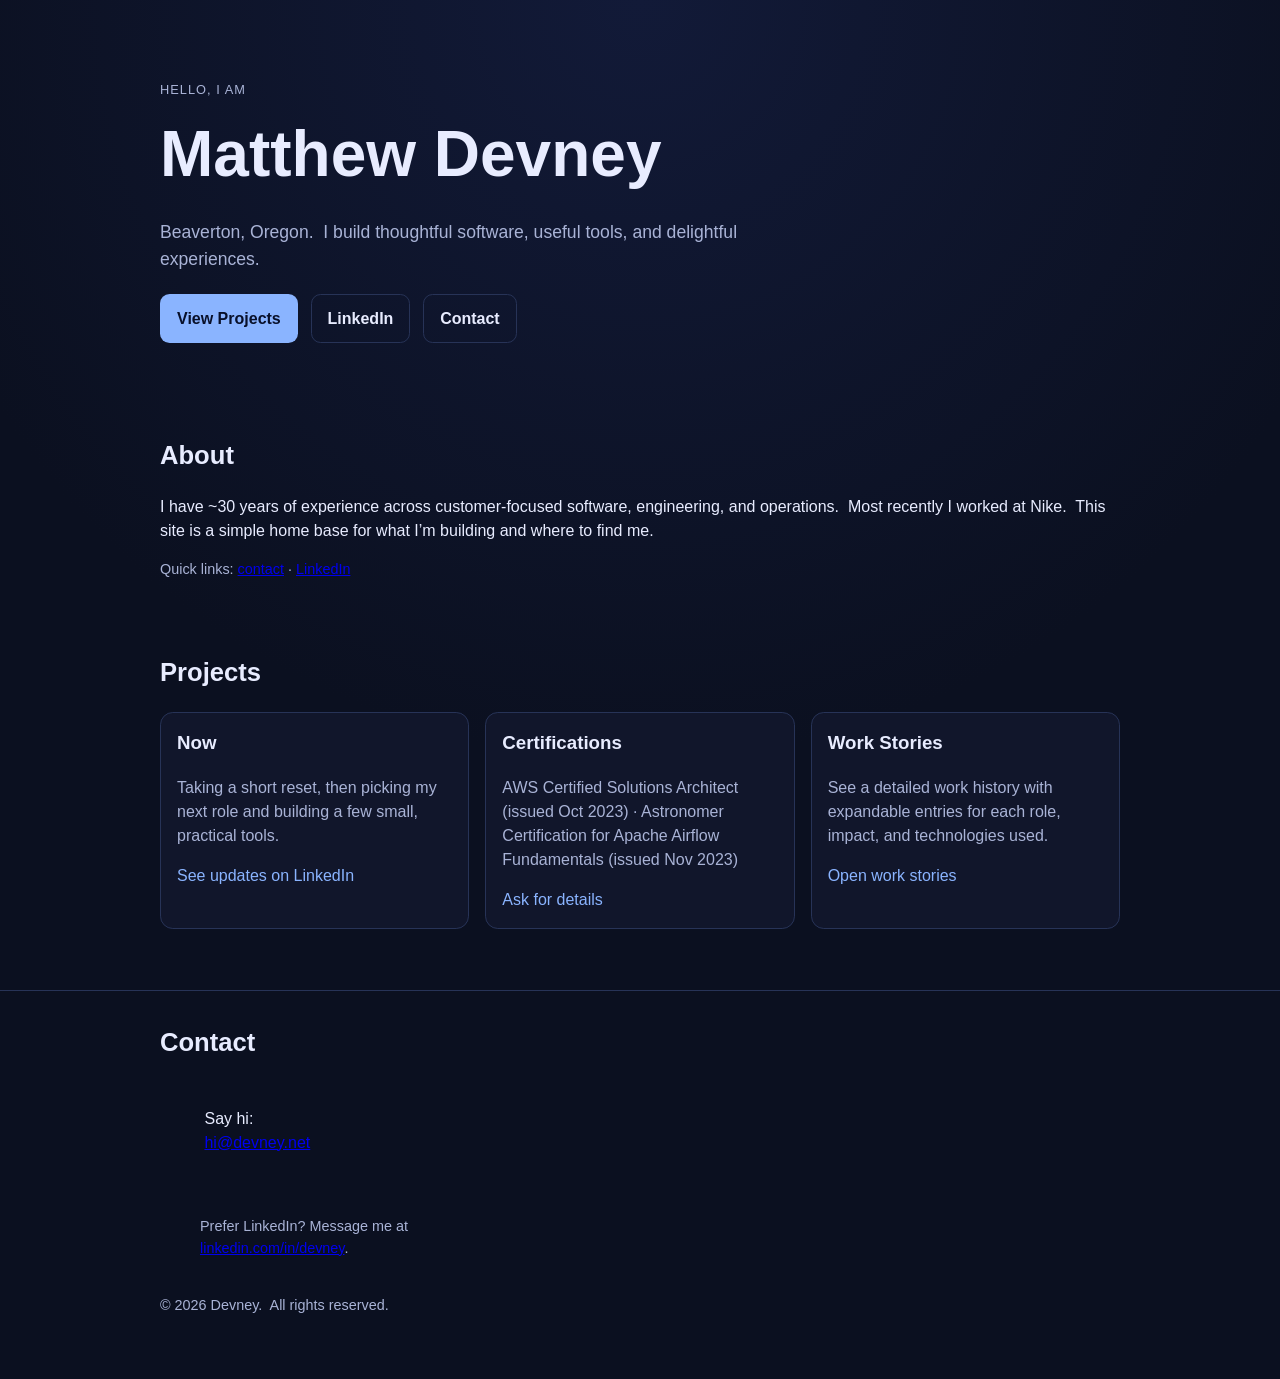
<file: index.html>
<!doctype html>
<html lang="en">
  <head>
    <meta charset="UTF-8" />
    <meta name="viewport" content="width=device-width, initial-scale=1.0" />
    <title>Matthew Devney</title>
    <meta
      name="description"
      content="Matthew Devney — building thoughtful software, useful tools, and delightful experiences."
    />
    <link rel="stylesheet" href="./styles.css?v=2" />
  </head>
  <body>
    <header class="site-header">
      <div class="container">
        <p class="eyebrow">Hello, I am</p>
        <h1>Matthew Devney</h1>
        <p class="lead">Beaverton, Oregon.  I build thoughtful software, useful tools, and delightful experiences.</p>
        <nav class="actions">
          <a href="#projects" class="button">View Projects</a>
          <a
            href="https://www.linkedin.com/in/devney/"
            class="button ghost"
            target="_blank"
            rel="noreferrer"
            >LinkedIn</a
          >
          <a href="#contact" class="button ghost">Contact</a>
        </nav>
      </div>
    </header>

    <main>
      <section id="about" class="container section">
        <h2>About</h2>
        <p>I have ~30 years of experience across customer-focused software, engineering, and operations.  Most recently I worked at Nike.  This site is a simple home base for what I’m building and where to find me.</p>
        <p class="small">
          Quick links: <a href="#contact">contact</a> ·
          <a href="https://www.linkedin.com/in/devney/" target="_blank" rel="noreferrer"
            >LinkedIn</a
          >
        </p>
      </section>

      <section id="projects" class="container section">
        <h2>Projects</h2>
        <div class="cards">
          <article class="card">
            <h3>Now</h3>
            <p>Taking a short reset, then picking my next role and building a few small, practical tools.</p>
            <a href="https://www.linkedin.com/in/devney/" target="_blank" rel="noreferrer"
              >See updates on LinkedIn</a
            >
          </article>
          <article class="card">
            <h3>Certifications</h3>
            <p>AWS Certified Solutions Architect (issued Oct 2023) · Astronomer Certification for Apache Airflow Fundamentals (issued Nov 2023)</p>
            <a href="#contact">Ask for details</a>
          </article>
          <article class="card">
            <h3>Work Stories</h3>
            <p>See a detailed work history with expandable entries for each role, impact, and technologies used.</p>
            <a href="./work_stories.html">Open work stories</a>
          </article>
        </div>
      </section>
    </main>

    <footer id="contact" class="site-footer">
      <div class="container">
        <h2>Contact</h2>
        <p>
          Say hi:
          <a href="mailto:hi@devney.net">hi@devney.net</a>
        </p>
        <p class="small">
          Prefer LinkedIn? Message me at
          <a href="https://www.linkedin.com/in/devney/" target="_blank" rel="noreferrer"
            >linkedin.com/in/devney</a
          >.
        </p>
        <p class="small">© <span id="year"></span> Devney.  All rights reserved.</p>
      </div>
    </footer>

    <script src="./script.js"></script>
  </body>
</html>
</file>
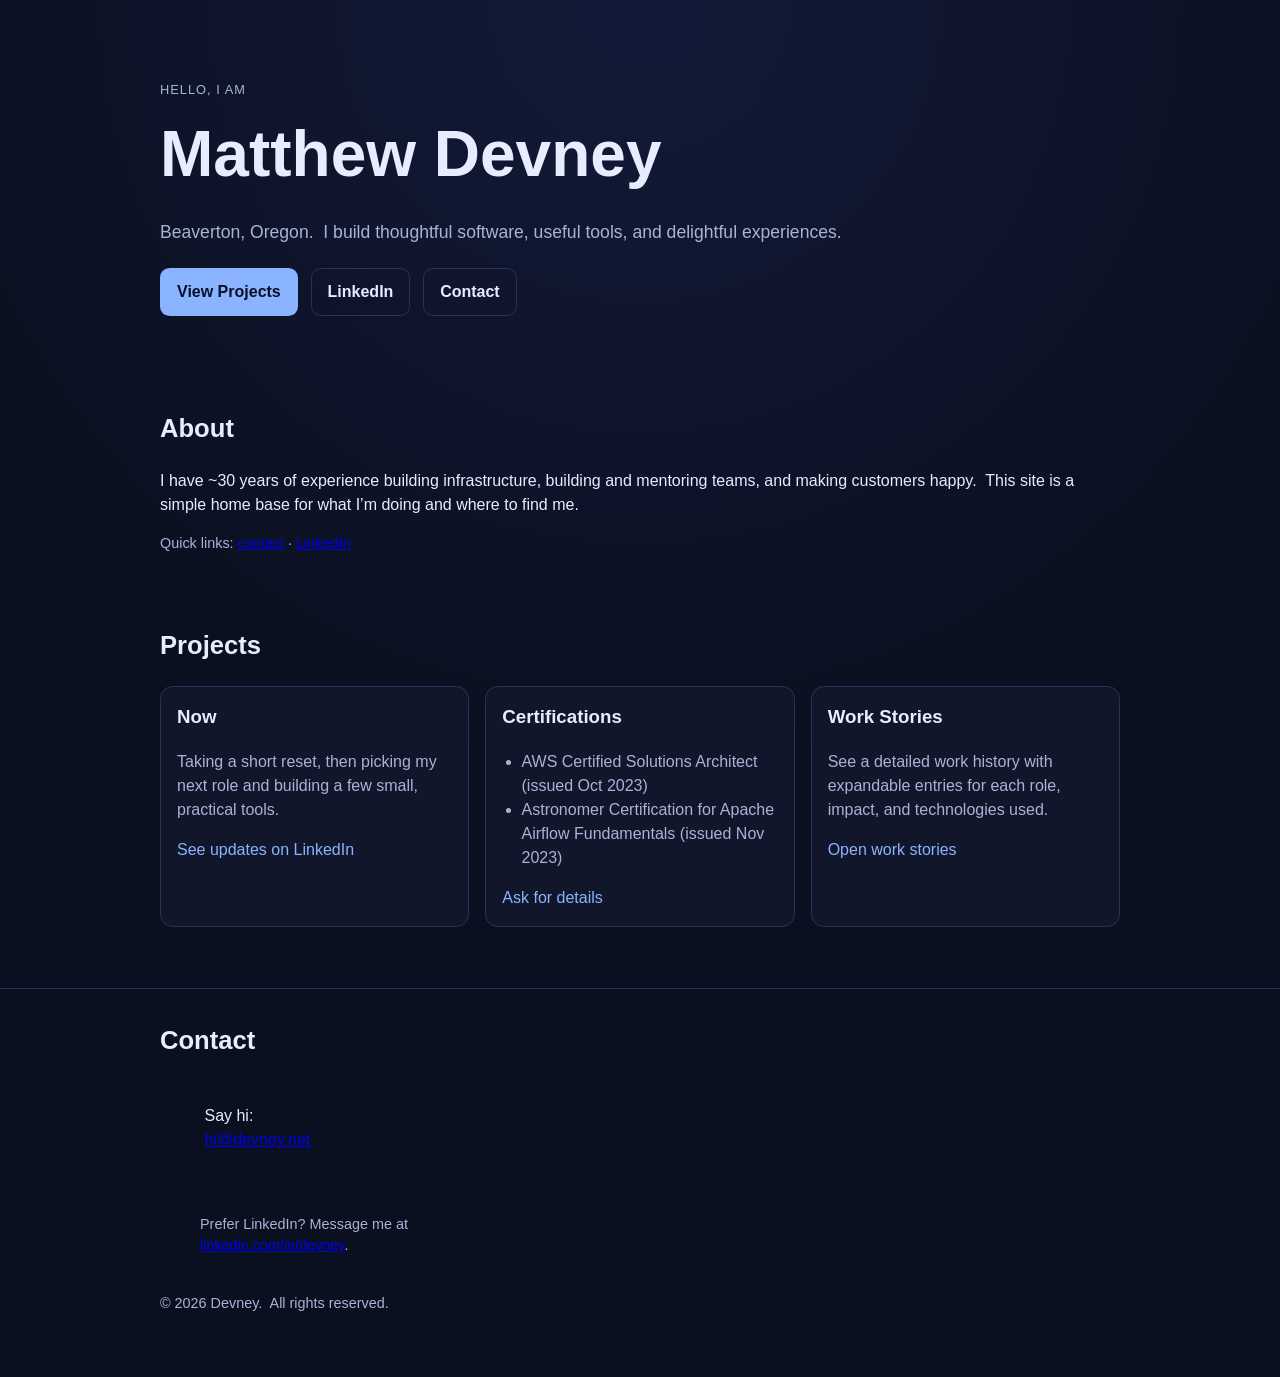
<file: content/index.html>
<!doctype html>
<html lang="en">
  <head>
    <meta charset="UTF-8" />
    <meta name="viewport" content="width=device-width, initial-scale=1.0" />
    <title>Matthew Devney</title>
    <meta
      name="description"
      content="Matthew Devney — building thoughtful software, useful tools, and delightful experiences."
    />
    <link rel="stylesheet" href="./styles.css?v=4" />
  </head>
  <body>
    <header class="site-header">
      <div class="container">
        <p class="eyebrow">Hello, I am</p>
        <h1>Matthew Devney</h1>
        <p class="lead">Beaverton, Oregon.  I build thoughtful software, useful tools, and delightful experiences.</p>
        <nav class="actions">
          <a href="#projects" class="button">View Projects</a>
          <a
            href="https://www.linkedin.com/in/devney/"
            class="button ghost"
            target="_blank"
            rel="noreferrer"
            >LinkedIn</a
          >
          <a href="#contact" class="button ghost">Contact</a>
        </nav>
      </div>
    </header>

    <main>
      <section id="about" class="container section">
        <h2>About</h2>
        <p>I have ~30 years of experience building infrastructure, building and mentoring teams, and making customers happy.  This site is a simple home base for what I’m doing and where to find me.</p>
        <p class="small">
          Quick links: <a href="#contact">contact</a> ·
          <a href="https://www.linkedin.com/in/devney/" target="_blank" rel="noreferrer"
            >LinkedIn</a
          >
        </p>
      </section>

      <section id="projects" class="container section">
        <h2>Projects</h2>
        <div class="cards">
          <article class="card">
            <h3>Now</h3>
            <p>Taking a short reset, then picking my next role and building a few small, practical tools.</p>
            <a href="https://www.linkedin.com/in/devney/" target="_blank" rel="noreferrer"
              >See updates on LinkedIn</a
            >
          </article>
          <article class="card">
            <h3>Certifications</h3>
            <ul>
              <li>AWS Certified Solutions Architect (issued Oct 2023)</li>
              <li>Astronomer Certification for Apache Airflow Fundamentals (issued Nov 2023)</li>
            </ul>
            <a href="#contact">Ask for details</a>
          </article>
          <article class="card">
            <h3>Work Stories</h3>
            <p>See a detailed work history with expandable entries for each role, impact, and technologies used.</p>
            <a href="./work_stories.html">Open work stories</a>
          </article>
        </div>
      </section>
    </main>

    <footer id="contact" class="site-footer">
      <div class="container">
        <h2>Contact</h2>
        <p>
          Say hi:
          <a href="mailto:hi@devney.net">hi@devney.net</a>
        </p>
        <p class="small">
          Prefer LinkedIn? Message me at
          <a href="https://www.linkedin.com/in/devney/" target="_blank" rel="noreferrer"
            >linkedin.com/in/devney</a
          >.
        </p>
        <p class="small">© <span id="year"></span> Devney.  All rights reserved.</p>
      </div>
    </footer>

    <script src="./script.js"></script>
  </body>
</html>
</file>
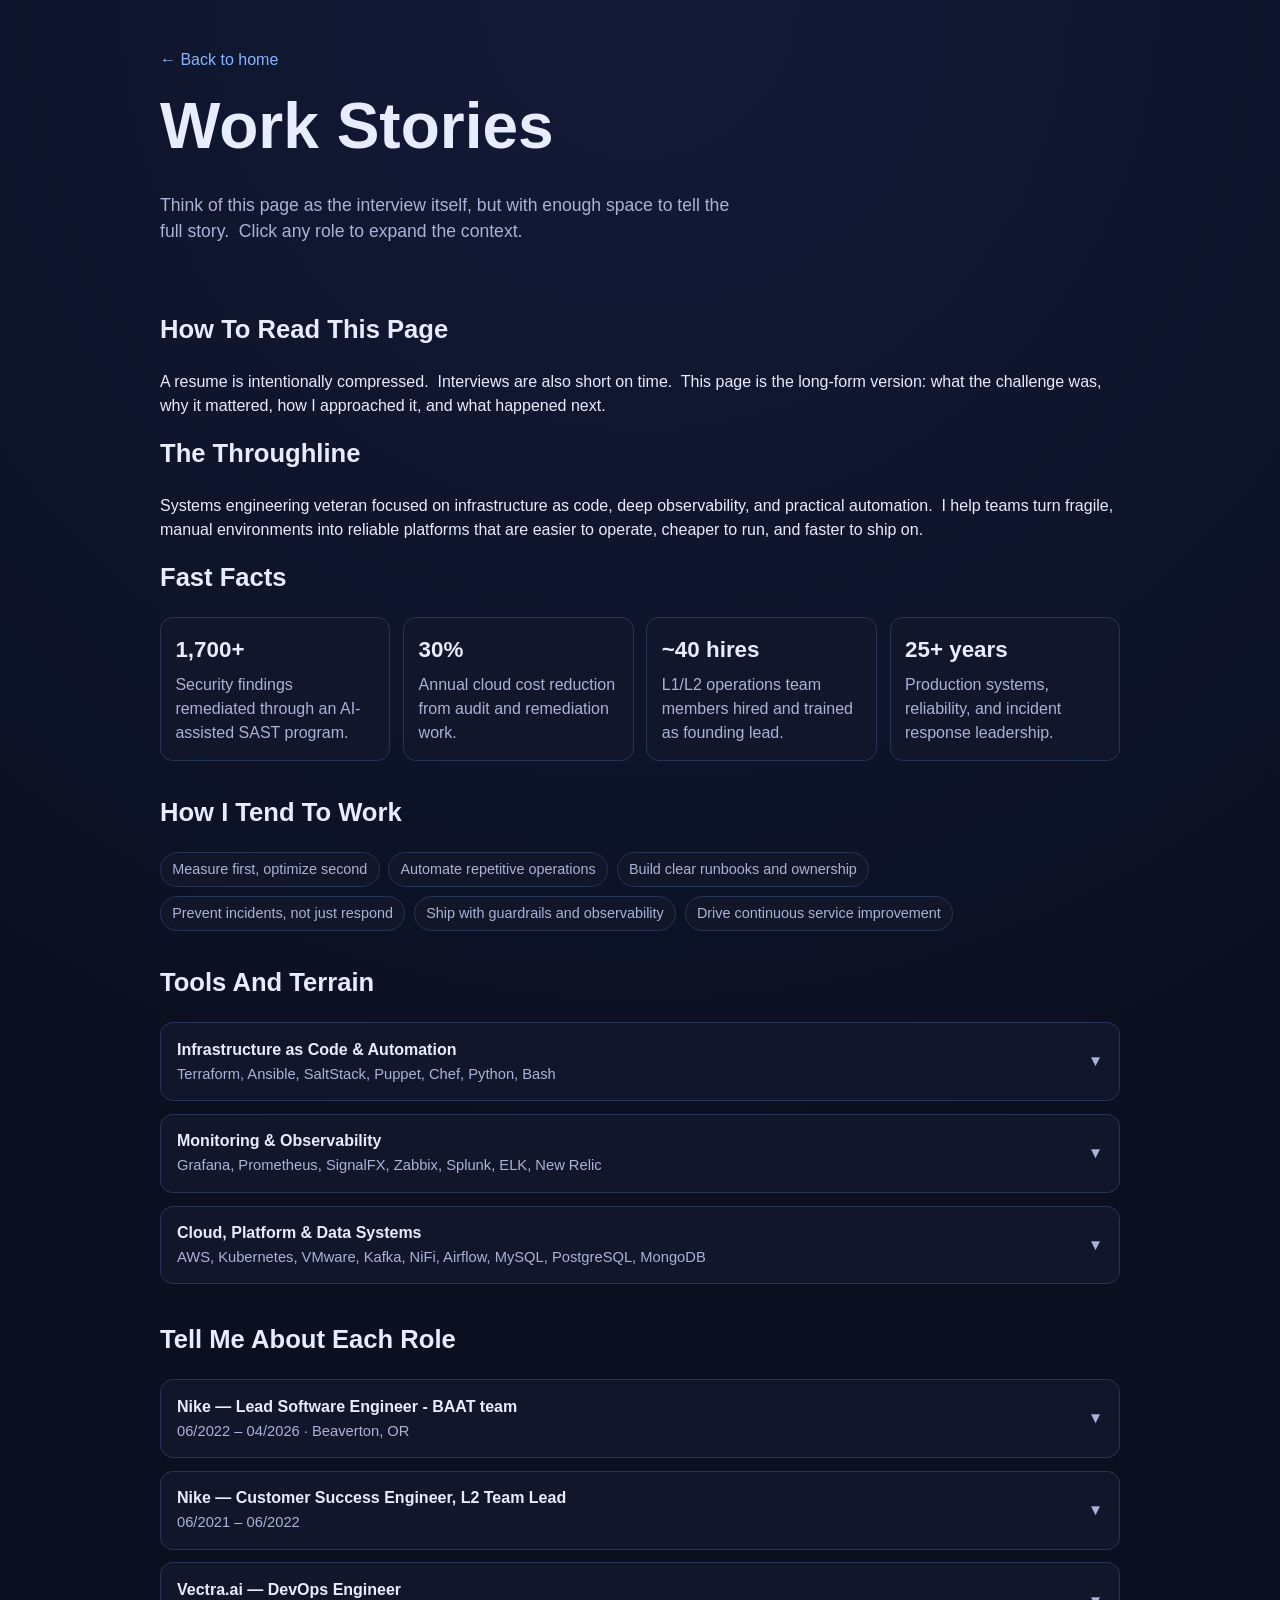
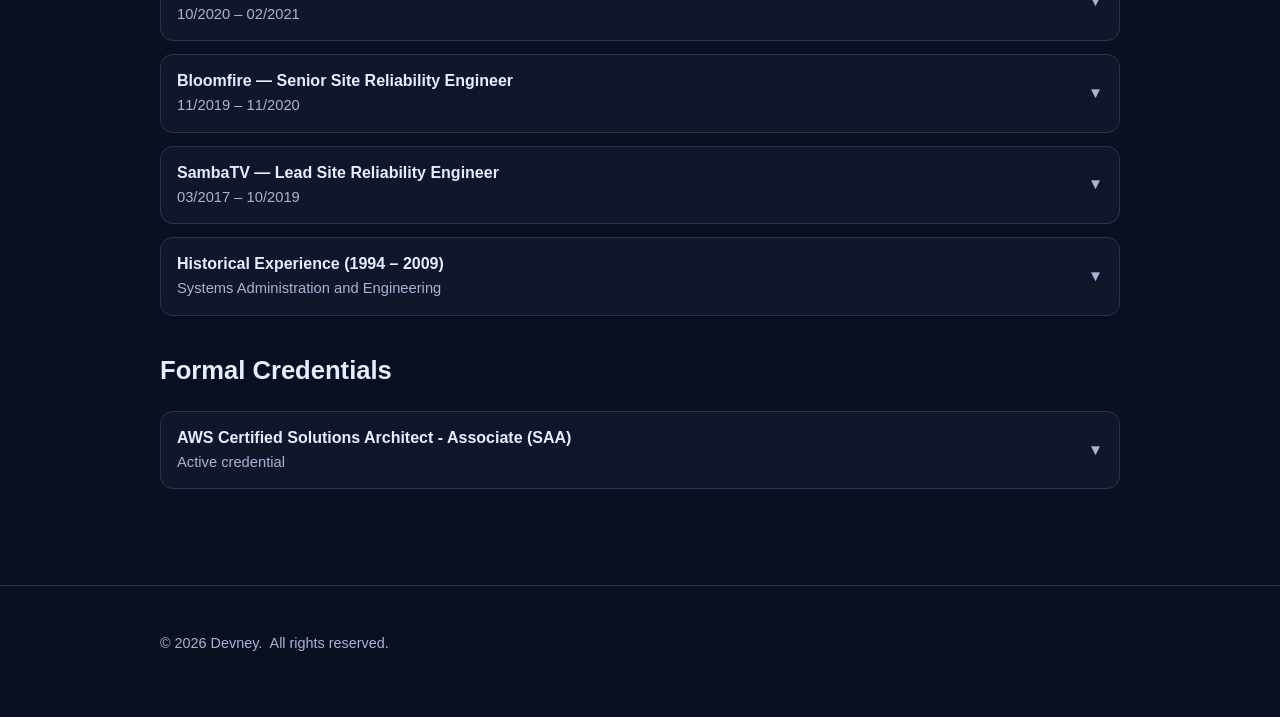
<file: work_stories.html>
<!doctype html>
<html lang="en">
  <head>
    <meta charset="UTF-8" />
    <meta name="viewport" content="width=device-width, initial-scale=1.0" />
    <title>Work Stories | Matthew Devney</title>
    <meta
      name="description"
      content="Work stories for Matthew Devney with expandable role details."
    />
    <link rel="stylesheet" href="./styles.css?v=2" />
  </head>
  <body>
    <header class="work-stories-header">
      <div class="container">
        <a class="back-link" href="./index.html">← Back to home</a>
        <h1>Work Stories</h1>
        <p class="lead">Think of this page as the interview itself, but with enough space to tell the full story.  Click any role to expand the context.</p>
      </div>
    </header>

    <main class="container section">
      <section aria-label="Professional summary">
        <h2>How To Read This Page</h2>
        <p>A resume is intentionally compressed.  Interviews are also short on time.  This page is the long-form version: what the challenge was, why it mattered, how I approached it, and what happened next.</p>
      </section>

      <section aria-label="Professional summary">
        <h2>The Throughline</h2>
        <p>Systems engineering veteran focused on infrastructure as code, deep observability, and practical automation.  I help teams turn fragile, manual environments into reliable platforms that are easier to operate, cheaper to run, and faster to ship on.</p>
      </section>

      <section aria-label="Career highlights">
        <h2>Fast Facts</h2>
        <div class="fact-grid">
          <article class="fact-card">
            <h3>1,700+</h3>
            <p>Security findings remediated through an AI-assisted SAST program.</p>
          </article>
          <article class="fact-card">
            <h3>30%</h3>
            <p>Annual cloud cost reduction from audit and remediation work.</p>
          </article>
          <article class="fact-card">
            <h3>~40 hires</h3>
            <p>L1/L2 operations team members hired and trained as founding lead.</p>
          </article>
          <article class="fact-card">
            <h3>25+ years</h3>
            <p>Production systems, reliability, and incident response leadership.</p>
          </article>
        </div>
      </section>

      <section aria-label="Operating principles">
        <h2>How I Tend To Work</h2>
        <div class="pill-list">
          <span class="pill">Measure first, optimize second</span>
          <span class="pill">Automate repetitive operations</span>
          <span class="pill">Build clear runbooks and ownership</span>
          <span class="pill">Prevent incidents, not just respond</span>
          <span class="pill">Ship with guardrails and observability</span>
          <span class="pill">Drive continuous service improvement</span>
        </div>
      </section>

      <section aria-label="Technical scope">
        <h2>Tools And Terrain</h2>
        <div class="story-list">
          <article class="story-item">
            <button class="story-toggle" type="button" aria-expanded="false" aria-controls="scope-iac">
              <span>
                <span class="story-role">Infrastructure as Code & Automation</span>
                <span class="story-meta">Terraform, Ansible, SaltStack, Puppet, Chef, Python, Bash</span>
              </span>
              <span class="chevron">▼</span>
            </button>
            <div id="scope-iac" class="story-panel" hidden>
              <p>Build repeatable provisioning and operational workflows that reduce drift and improve deployment confidence.</p>
            </div>
          </article>

          <article class="story-item">
            <button class="story-toggle" type="button" aria-expanded="false" aria-controls="scope-observability">
              <span>
                <span class="story-role">Monitoring & Observability</span>
                <span class="story-meta">Grafana, Prometheus, SignalFX, Zabbix, Splunk, ELK, New Relic</span>
              </span>
              <span class="chevron">▼</span>
            </button>
            <div id="scope-observability" class="story-panel" hidden>
              <p>Define SLIs/SLOs, build dashboards that drive action, and create alerting that catches real risk without overwhelming teams.</p>
            </div>
          </article>

          <article class="story-item">
            <button class="story-toggle" type="button" aria-expanded="false" aria-controls="scope-cloud">
              <span>
                <span class="story-role">Cloud, Platform & Data Systems</span>
                <span class="story-meta">AWS, Kubernetes, VMware, Kafka, NiFi, Airflow, MySQL, PostgreSQL, MongoDB</span>
              </span>
              <span class="chevron">▼</span>
            </button>
            <div id="scope-cloud" class="story-panel" hidden>
              <p>Operate platform services used by engineering orgs, with emphasis on uptime, cost control, and production readiness.</p>
            </div>
          </article>
        </div>
      </section>

      <section aria-label="Work history">
        <h2>Tell Me About Each Role</h2>
        <div class="story-list">
          <article class="story-item">
            <button class="story-toggle" type="button" aria-expanded="false" aria-controls="job-nike-l4">
              <span>
                <span class="story-role">Nike — Lead Software Engineer - BAAT team</span>
                <span class="story-meta">06/2022 – 04/2026 · Beaverton, OR</span>
              </span>
              <span class="chevron">▼</span>
            </button>
            <div id="job-nike-l4" class="story-panel" hidden>
              <p>After a short stint on the GitHub team where I implemented some Actions to automate housekeeping, I landed on the Build And Agile Tools (BAAT) team which manages Jira and Confluence and a third Atlassian app Crowd which helps to manage those.  My main focus was the Jenkins pipelines that roll out these apps.</p>
              <p>Over the next year I added features to these pipelines: blue/green deployments, proper tagging, unit tests and code coverage, and of course optimizing for reduced cost.  I was able to bring these pipelines into 100% compliance with all applicable corporate requirements and standards, and reduce cost by 30%.</p>
              <p>Once I implemented code scanning our code scanner identified about 1,700 vulnerabilities across all the pipelines.  I found AI to be very useful in resolving these, and quickly got the number down to 0.</p>
              <p>Corporate decisions above my pay grade put our team in charge of Miro, Lucid, and Figma, three near-identical whiteboarding SAAS tools.  Once again there were no processes, so the first thing to do was work out who does what and how things like escalations are done.  The next thing was just to get a handle on the tool itself, so I used Cursor AI to create several dashboards to display availability and license info.</p>
              <button
                class="tools-toggle"
                type="button"
                aria-expanded="false"
                aria-controls="tools-job-nike-l4"
              >
                <span class="story-role">In this role I used</span>
                <span class="chevron">▼</span>
              </button>
              <div id="tools-job-nike-l4" class="tools-panel" hidden>
                <ul>
                  <li>GitHub Actions</li>
                  <li>Jenkins</li>
                  <li>groovy</li>
                  <li>json</li>
                  <li>New Relic</li>
                  <li>Splunk</li>
                  <li>bash</li>
                  <li>python</li>
                  <li>Jira</li>
                  <li>Confluence</li>
                  <li>CI/CD</li>
                </ul>
              </div>
            </div>
          </article>

          <article class="story-item">
            <button class="story-toggle" type="button" aria-expanded="false" aria-controls="job-nike-cse">
              <span>
                <span class="story-role">Nike — Customer Success Engineer, L2 Team Lead</span>
                <span class="story-meta">06/2021 – 06/2022</span>
              </span>
              <span class="chevron">▼</span>
            </button>
            <div id="job-nike-cse" class="story-panel" hidden>
              <p>Nike had a problem.  Nike has literally over 1,000 technical teams, and they generally need similar things.  Every team needs a kubernetes cluster (for example), so every team spins up a kubernetes cluster, and now we have 1,000 kubernetes clusters all configured differently, and who knows whether they're patched or secure or use proper RBAC or anything, really.</p>
              <p>They called the solution "Platform Strategy" and the general idea is Nike is going to create a management interface so when a team needs a kubernetes cluster, they clicky-click through a form and a cluster gets spun up for them.  This cluster starts in compliance with all the corporate policies, and it's maintained centrally so it remains in compliance.  We had 14 of these platforms.</p>
              <p>Support is part of any mature service offering, and that's where I came in.  They created a "Customer Success Engineering" team and I was the team lead.  They told me they were going to hire 40 engineers and I don't want to train that many people, so I created a handbook of how to be a Customer Success Engineer: all the access we need and how to request it; CSE-focused documentation on how to support our 14 platforms; I documented polices about how to interact with customers and dev teams, but first I had to create those policies.</p>
              <p>I interviewed over 100 candidates, and we did hire about 40 engineers in 6 time zones.  The other major focus of this role was training and mentoring these engineers.  In my role as Lead with decades of experience, I tried to pass on as much knowledge as I could, but more importantly I tried to teach these engineers modes of thinking that help with troubleshooting and problem solving.</p>
              <p>At some point a corporate decision was made to outsource this work, so I smoothly passed the whole enterprise off to an external contract partner and moved on to my second role at Nike.</p>
              <button
                class="tools-toggle"
                type="button"
                aria-expanded="false"
                aria-controls="tools-job-nike-cse"
              >
                <span class="story-role">In this role I used</span>
                <span class="chevron">▼</span>
              </button>
              <div id="tools-job-nike-cse" class="tools-panel" hidden>
                <ul>
                  <li>Jira</li>
                  <li>Confluence</li>
                  <li>Crowd</li>
                  <li>Kubernetes</li>
                  <li>Kafka</li>
                  <li>NiFi</li>
                  <li>Airflow</li>
                  <li>Operational runbooks + handbooks</li>
                </ul>
              </div>
            </div>
          </article>

          <article class="story-item">
            <button class="story-toggle" type="button" aria-expanded="false" aria-controls="job-vectra">
              <span>
                <span class="story-role">Vectra.ai — DevOps Engineer</span>
                <span class="story-meta">10/2020 – 02/2021</span>
              </span>
              <span class="chevron">▼</span>
            </button>
            <div id="job-vectra" class="story-panel" hidden>
              <p>Vectra had no monitoring of any kind.  Is the service up?  Who knows?</p>
              <p>This was a 4 month contract.  I was brought in to fix that one problem: Make them have monitoring.</p>
              <p>So I set them up with Zabbix.  Why Zabbix?  Because zabbix was 20 years old and thoroughly tested, and because it has alerting and trending in one package.  Because it's common so they should have no problem hiring someone to manage it after me.</p>
              <p>So I created a Salt State File to spin up a zabbix server, and ran it to create the server.  And I created a Salt State File to install the zabbix client, and integrated that into the existing server provisioning system.  And I created dashboards that showed trends for various metrics, and I created alerts to email the team if any of these metrics breached defined thresholds.</p>
              <ul>
                <li>Implemented enterprise-wide monitoring with Zabbix.</li>
                <li>Automated Zabbix server and agent deployments using SaltStack.</li>
                <li>Acted as a primary incident responder for SRE and developer customers.</li>
              </ul>
              <button
                class="tools-toggle"
                type="button"
                aria-expanded="false"
                aria-controls="tools-job-vectra"
              >
                <span class="story-role">In this role I used</span>
                <span class="chevron">▼</span>
              </button>
              <div id="tools-job-vectra" class="tools-panel" hidden>
                <ul>
                  <li>Zabbix</li>
                  <li>SaltStack</li>
                  <li>Monitoring + incident response practices</li>
                </ul>
              </div>
            </div>
          </article>

          <article class="story-item">
            <button class="story-toggle" type="button" aria-expanded="false" aria-controls="job-bloomfire">
              <span>
                <span class="story-role">Bloomfire — Senior Site Reliability Engineer</span>
                <span class="story-meta">11/2019 – 11/2020</span>
              </span>
              <span class="chevron">▼</span>
            </button>
            <div id="job-bloomfire" class="story-panel" hidden>
              <p>Interview version: We had to modernize core infrastructure without slowing down product growth.</p>
              <ul>
                <li>Converted legacy Chef infrastructure to Ansible.</li>
                <li>Upgraded Ubuntu 16 to 18 and migrated services from Upstart to systemd.</li>
                <li>Rolled out a new SaaS app ecosystem in an additional AWS region.</li>
                <li>Responded to incidents and proactively handled alerts before service impact.</li>
              </ul>
              <button
                class="tools-toggle"
                type="button"
                aria-expanded="false"
                aria-controls="tools-job-bloomfire"
              >
                <span class="story-role">In this role I used</span>
                <span class="chevron">▼</span>
              </button>
              <div id="tools-job-bloomfire" class="tools-panel" hidden>
                <ul>
                  <li>Chef</li>
                  <li>Ansible</li>
                  <li>Upstart</li>
                  <li>systemd</li>
                  <li>Ubuntu</li>
                  <li>AWS</li>
                </ul>
              </div>
            </div>
          </article>

          <article class="story-item">
            <button class="story-toggle" type="button" aria-expanded="false" aria-controls="job-sambatv">
              <span>
                <span class="story-role">SambaTV — Lead Site Reliability Engineer</span>
                <span class="story-meta">03/2017 – 10/2019</span>
              </span>
              <span class="chevron">▼</span>
            </button>
            <div id="job-sambatv" class="story-panel" hidden>
              <p>Interview version: This was a transformation role focused on modern SRE practices and better operational cadence.</p>
              <ul>
                <li>Implemented Agile methods and formalized incident response processes.</li>
                <li>Administered AWS stack including EC2, S3, IAM, and Route 53.</li>
                <li>Modernized observability from Nagios to Sensu, PagerDuty, Prometheus, and Grafana.</li>
                <li>Built Ansible automation to deploy full ELK stacks.</li>
              </ul>
              <button
                class="tools-toggle"
                type="button"
                aria-expanded="false"
                aria-controls="tools-job-sambatv"
              >
                <span class="story-role">In this role I used</span>
                <span class="chevron">▼</span>
              </button>
              <div id="tools-job-sambatv" class="tools-panel" hidden>
                <ul>
                  <li>AWS (EC2, S3, IAM, Route 53)</li>
                  <li>Nagios</li>
                  <li>Sensu</li>
                  <li>PagerDuty</li>
                  <li>Prometheus</li>
                  <li>Grafana</li>
                  <li>Ansible</li>
                  <li>ELK stack</li>
                  <li>Incident response + on-call practices</li>
                </ul>
              </div>
            </div>
          </article>

          <article class="story-item">
            <button class="story-toggle" type="button" aria-expanded="false" aria-controls="job-history">
              <span>
                <span class="story-role">Historical Experience (1994 – 2009)</span>
                <span class="story-meta">Systems Administration and Engineering</span>
              </span>
              <span class="chevron">▼</span>
            </button>
            <div id="job-history" class="story-panel" hidden>
              <p>Experience across Yahoo!, Mozilla, Trulia.com, InTicketing, Penguin Computing, and Servepath.  Detailed chronology available on request.</p>
              <p class="small">This period built the systems foundation that shaped later work in platform engineering and SRE leadership.</p>
              <button
                class="tools-toggle"
                type="button"
                aria-expanded="false"
                aria-controls="tools-job-history"
              >
                <span class="story-role">In this role I used</span>
                <span class="chevron">▼</span>
              </button>
              <div id="tools-job-history" class="tools-panel" hidden>
                <ul>
                  <li>Systems administration tooling + practices (details on request)</li>
                </ul>
              </div>
            </div>
          </article>
        </div>
      </section>

      <section aria-label="Certifications">
        <h2>Formal Credentials</h2>
        <div class="story-list">
          <article class="story-item">
            <button class="story-toggle" type="button" aria-expanded="false" aria-controls="cert-aws">
              <span>
                <span class="story-role">AWS Certified Solutions Architect - Associate (SAA)</span>
                <span class="story-meta">Active credential</span>
              </span>
              <span class="chevron">▼</span>
            </button>
            <div id="cert-aws" class="story-panel" hidden>
              <a
                class="cert-preview"
                href="./certificates/aws-certified-solutions-architect-associate.pdf"
              >
                <img
                  src="./certificates/aws-certified-solutions-architect-associate.png"
                  alt="AWS Certified Solutions Architect - Associate certificate for Matthew Devney"
                  width="1584"
                  height="1224"
                />
              </a>
            </div>
          </article>
        </div>
      </section>
    </main>

    <footer class="site-footer">
      <div class="container">
        <p class="small">© <span id="year"></span> Devney.  All rights reserved.</p>
      </div>
    </footer>

    <script src="./script.js"></script>
    <script src="./work_stories.js"></script>
  </body>
</html>
</file>
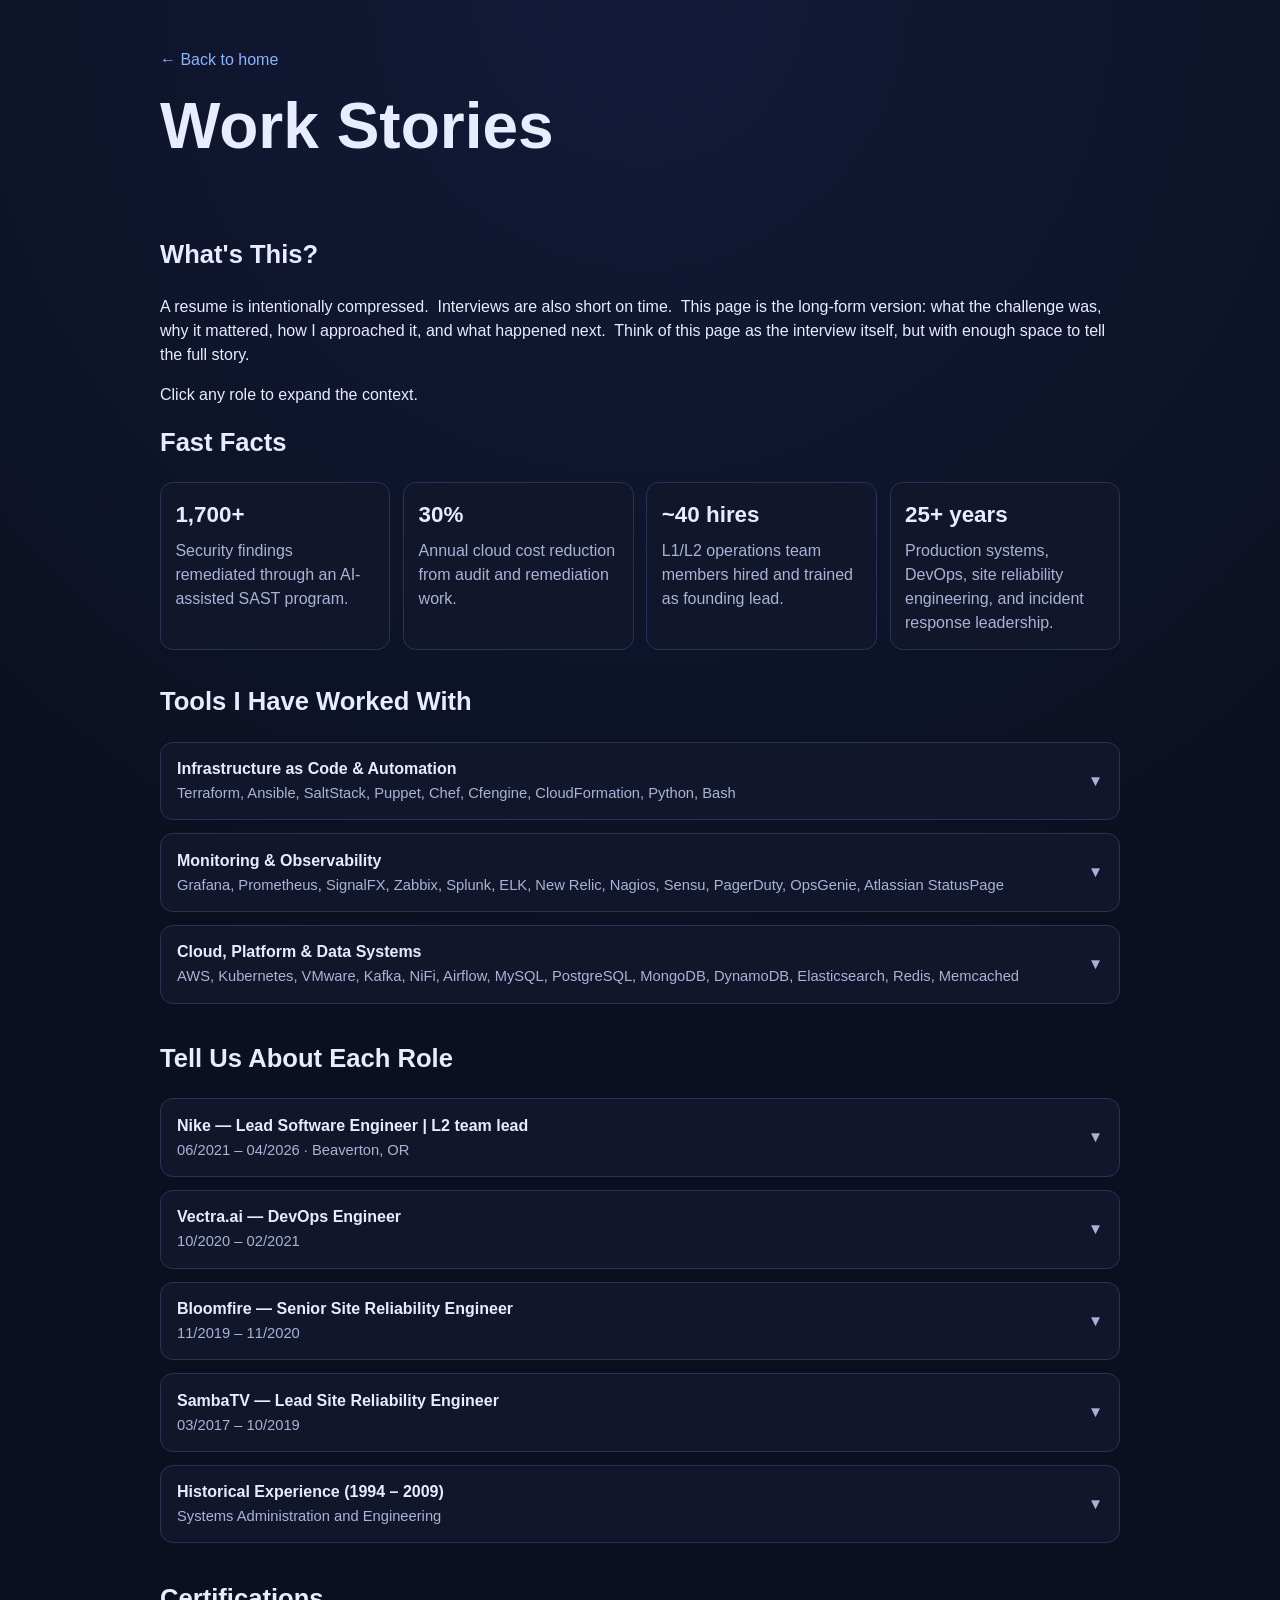
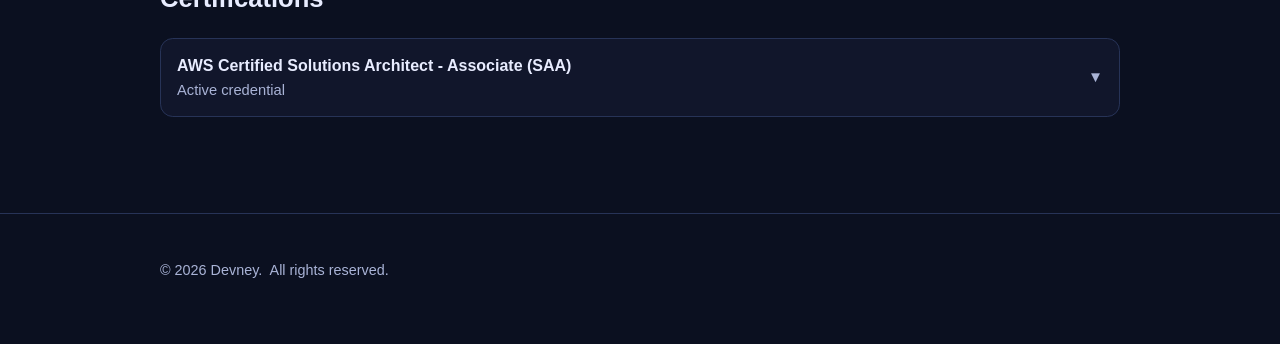
<file: content/work_stories.html>
<!doctype html>
<html lang="en">
  <head>
    <meta charset="UTF-8" />
    <meta name="viewport" content="width=device-width, initial-scale=1.0" />
    <title>Work Stories | Matthew Devney</title>
    <meta
      name="description"
      content="Work stories for Matthew Devney with expandable role details."
    />
    <link rel="stylesheet" href="./styles.css?v=6" />
  </head>
  <body>
    <header class="work-stories-header">
      <div class="container">
        <a class="back-link" href="./index.html">← Back to home</a>
        <h1>Work Stories</h1>
      </div>
    </header>

    <main class="container section">
      <section aria-label="Professional summary">
        <h2>What's This?</h2>
        <p>A resume is intentionally compressed.  Interviews are also short on time.  This page is the long-form version: what the challenge was, why it mattered, how I approached it, and what happened next.  Think of this page as the interview itself, but with enough space to tell the full story.</p>
        <p>Click any role to expand the context.</p>
      </section>

      <section aria-label="Career highlights">
        <h2>Fast Facts</h2>
        <div class="fact-grid">
          <article class="fact-card">
            <h3>1,700+</h3>
            <p>Security findings remediated through an AI-assisted SAST program.</p>
          </article>
          <article class="fact-card">
            <h3>30%</h3>
            <p>Annual cloud cost reduction from audit and remediation work.</p>
          </article>
          <article class="fact-card">
            <h3>~40 hires</h3>
            <p>L1/L2 operations team members hired and trained as founding lead.</p>
          </article>
          <article class="fact-card">
            <h3>25+ years</h3>
            <p>Production systems, DevOps, site reliability engineering, and incident response leadership.</p>
          </article>
        </div>
      </section>

      <section aria-label="Technical scope">
        <h2>Tools I Have Worked With</h2>
        <div class="story-list">
          <article class="story-item">
            <button class="story-toggle" type="button" aria-expanded="false" aria-controls="scope-iac">
              <span>
                <span class="story-role">Infrastructure as Code & Automation</span>
                <span class="story-meta">Terraform, Ansible, SaltStack, Puppet, Chef, Cfengine, CloudFormation, Python, Bash</span>
              </span>
              <span class="chevron">▼</span>
            </button>
            <div id="scope-iac" class="story-panel" hidden>
              <p>Build repeatable provisioning and operational workflows that reduce drift and improve deployment confidence.</p>
            </div>
          </article>

          <article class="story-item">
            <button class="story-toggle" type="button" aria-expanded="false" aria-controls="scope-observability">
              <span>
                <span class="story-role">Monitoring & Observability</span>
                <span class="story-meta">Grafana, Prometheus, SignalFX, Zabbix, Splunk, ELK, New Relic, Nagios, Sensu, PagerDuty, OpsGenie, Atlassian StatusPage</span>
              </span>
              <span class="chevron">▼</span>
            </button>
            <div id="scope-observability" class="story-panel" hidden>
              <p>Define SLIs/SLOs, build dashboards that drive action, and create alerting that catches real risk without overwhelming teams.</p>
            </div>
          </article>

          <article class="story-item">
            <button class="story-toggle" type="button" aria-expanded="false" aria-controls="scope-cloud">
              <span>
                <span class="story-role">Cloud, Platform & Data Systems</span>
                <span class="story-meta">AWS, Kubernetes, VMware, Kafka, NiFi, Airflow, MySQL, PostgreSQL, MongoDB, DynamoDB, Elasticsearch, Redis, Memcached</span>
              </span>
              <span class="chevron">▼</span>
            </button>
            <div id="scope-cloud" class="story-panel" hidden>
              <p>Operate platform services used by engineering orgs, with emphasis on uptime, cost control, and production readiness.</p>
            </div>
          </article>
        </div>
      </section>

      <section aria-label="Work history">
        <h2>Tell Us About Each Role</h2>
        <div class="story-list">
          <article class="story-item">
            <button class="story-toggle" type="button" aria-expanded="false" aria-controls="job-nike">
              <span>
                <span class="story-role">Nike — Lead Software Engineer | L2 team lead</span>
                <span class="story-meta">06/2021 – 04/2026 · Beaverton, OR</span>
              </span>
              <span class="chevron">▼</span>
            </button>
            <div id="job-nike" class="story-panel" hidden>
              <h3>Customer Success Engineer - L2 Team Lead</h3>
              <p>Nike had a problem.  Nike has literally over 1,000 technical teams, and they generally need similar things.  Every team needs a kubernetes cluster (for example), so every team spins up a kubernetes cluster, and now we have 1,000 kubernetes clusters all configured differently, and who knows whether they're patched or secure or use proper RBAC or anything, really.</p>
              <p>They called the solution "Platform Strategy" and the general idea is Nike is going to create a management interface so when a team needs a kubernetes cluster, they clicky-click through a form and a cluster gets spun up for them.  This cluster starts in compliance with all the corporate policies, and it's maintained centrally so it remains in compliance.  We had 14 of these platforms.</p>
              <p>Support is part of any mature service offering, and that's where I came in.  They created a "Customer Success Engineering" team and I was the team lead.  They told me they were going to hire 40 engineers and I don't want to train that many people, so I created a handbook of how to be a Customer Success Engineer: all the access we need and how to request it; CSE-focused documentation on how to support our 14 platforms; I documented polices about how to interact with customers and dev teams, but first I had to create those policies.</p>
              <p>I interviewed over 100 candidates, and we did hire about 40 engineers in 6 time zones.  The other major focus of this role was training and mentoring these engineers.  In my role as Lead with decades of experience, I tried to pass on as much knowledge as I could, but more importantly I tried to teach these engineers modes of thinking that help with troubleshooting and problem solving.</p>
              <p>At some point a corporate decision was made to outsource this work, so I smoothly passed the whole enterprise off to an external contract partner and moved on to my second role at Nike.</p>
              <h3>Lead Software Engineer - BAAT team</h3>
              <p>After a short stint on the GitHub team where I implemented some Actions to automate housekeeping, I landed on the Build And Agile Tools (BAAT) team which manages Jira and Confluence and a third Atlassian app Crowd which helps to manage those.  My main focus was the Jenkins pipelines that roll out these apps.</p>
              <p>Over the next year I added features to these pipelines: blue/green deployments, proper tagging, unit tests and code coverage, and of course optimizing for reduced cost.  I was able to bring these pipelines into 100% compliance with all applicable corporate requirements and standards, and reduce cost by 30%.</p>
              <p>Once I implemented code scanning our code scanner identified about 1,700 vulnerabilities across all the pipelines.  I found AI to be very useful in resolving these, and quickly got the number down to 0.</p>
              <p>Corporate decisions above my pay grade put our team in charge of Miro, Lucid, and Figma, three near-identical whiteboarding SAAS tools.  Once again there were no processes, so the first thing to do was work out who does what and how things like escalations are done.  The next thing was just to get a handle on the tool itself, so I used Cursor AI to create several dashboards to display availability and license info.</p>
              <button
                class="tools-toggle"
                type="button"
                aria-expanded="false"
                aria-controls="tools-job-nike"
              >
                <span class="story-role">In this role I used</span>
                <span class="chevron">▼</span>
              </button>
              <div id="tools-job-nike" class="tools-panel" hidden>
                <ul>
                  <li>Jira</li>
                  <li>Confluence</li>
                  <li>Crowd</li>
                  <li>Kubernetes</li>
                  <li>Kafka</li>
                  <li>NiFi</li>
                  <li>Airflow</li>
                  <li>Operational runbooks + handbooks</li>
                  <li>GitHub Actions</li>
                  <li>Jenkins</li>
                  <li>groovy</li>
                  <li>json</li>
                  <li>New Relic</li>
                  <li>Splunk</li>
                  <li>bash</li>
                  <li>python</li>
                  <li>CI/CD</li>
                </ul>
              </div>
            </div>
          </article>

          <article class="story-item">
            <button class="story-toggle" type="button" aria-expanded="false" aria-controls="job-vectra">
              <span>
                <span class="story-role">Vectra.ai — DevOps Engineer</span>
                <span class="story-meta">10/2020 – 02/2021</span>
              </span>
              <span class="chevron">▼</span>
            </button>
            <div id="job-vectra" class="story-panel" hidden>
              <p>Vectra had no monitoring of any kind.  Is the service up?  Who knows?</p>
              <p>This was a 4 month contract.  I was brought in to fix that one problem: Make them have monitoring.</p>
              <p>So I set them up with Zabbix.  Why Zabbix?  Because zabbix was 20 years old and thoroughly tested, and because it has alerting and trending in one package.  Because it's common so they should have no problem hiring someone to manage it after me.</p>
              <p>So I created a Salt State File to spin up a zabbix server, and ran it to create the server.  And I created a Salt State File to install the zabbix client, and integrated that into the existing server provisioning system.  And I created dashboards that showed trends for various metrics, and I created alerts to email the team if any of these metrics breached defined thresholds.</p>
              <ul>
                <li>Implemented enterprise-wide monitoring with Zabbix.</li>
                <li>Automated Zabbix server and agent deployments using SaltStack.</li>
                <li>Acted as a primary incident responder for SRE and developer customers.</li>
              </ul>
              <button
                class="tools-toggle"
                type="button"
                aria-expanded="false"
                aria-controls="tools-job-vectra"
              >
                <span class="story-role">In this role I used</span>
                <span class="chevron">▼</span>
              </button>
              <div id="tools-job-vectra" class="tools-panel" hidden>
                <ul>
                  <li>Zabbix</li>
                  <li>SaltStack</li>
                  <li>Monitoring + incident response practices</li>
                </ul>
              </div>
            </div>
          </article>

          <article class="story-item">
            <button class="story-toggle" type="button" aria-expanded="false" aria-controls="job-bloomfire">
              <span>
                <span class="story-role">Bloomfire — Senior Site Reliability Engineer</span>
                <span class="story-meta">11/2019 – 11/2020</span>
              </span>
              <span class="chevron">▼</span>
            </button>
            <div id="job-bloomfire" class="story-panel" hidden>
              <p>Bloomfire just had not concentrated on their software infrastructure for a while and it was all creaking with old age.</p>
              <ul>
                <li>The version of ssh that they were using was so old that all the ciphers it supported had been deprecated, and chef-solo couldn't ssh to modern servers.  Each time they spun up an instance they would manually ssh to that instance and enable old, deprecated ciphers.</li>
                <li>The version of chef-solo they used depended on that old ssh, so they couldn't upgrade ssh.  Also it wouldn't run on modern ubuntu because of openssl and ohai version incompatibility, and some dependency headers mismatch modern libraries.</li>
                <li>The product apps were set up to start from Upstart, which was unavailable in modern versions of Ubuntu.</li>
              </ul>
              <p>We called this the chicken-egg-egg problem, because each of these 3 parts (ssh, ubuntu, chef-solo) could easily be upgraded on its own, but that would break the system unless the other 2 were also upgraded at the same time.</p>
              <p>First I switched the product apps from upstart to systemd.  This theoretically allowed our apps to run on Ubuntu 18, if everything was set up properly.  It was set up by chef, which wouldn't run on modern Ubuntu.</p>
              <p>So I re-implemented it in Ansible.  The head engineer wanted to move to ansible anyway, so I spent months with 2 windows up on my screen: reading chef on the left, writing ansible on the right.  This got rid of both the ssh problem and the chef version problem both at once.</p>
              <p>Once I had a minimum viable subset of chef re-implemented in ansible, then I did the ubuntu upgrade in production to address security concerns in the old ssh, old chef, old ubuntu.  Then I completed the chef-to-ansible re-implementation project.</p>
              <p>I completed one other major task here.  The running installation of the SaaS product was running in a bespoke VPC hand-crafted years ago by the head engineer and added to by hand ever since.  I created a series of rake tasks and terraform modules to roll out a new instance of the product in a different region.</p>
              <button
                class="tools-toggle"
                type="button"
                aria-expanded="false"
                aria-controls="tools-job-bloomfire"
              >
                <span class="story-role">In this role I used</span>
                <span class="chevron">▼</span>
              </button>
              <div id="tools-job-bloomfire" class="tools-panel" hidden>
                <ul>
                  <li>Chef</li>
                  <li>Ansible</li>
                  <li>Upstart</li>
                  <li>systemd</li>
                  <li>Ubuntu</li>
                  <li>AWS</li>
                  <li>Terraform</li>
                  <li>Rake</li>
                </ul>
              </div>
            </div>
          </article>

          <article class="story-item">
            <button class="story-toggle" type="button" aria-expanded="false" aria-controls="job-sambatv">
              <span>
                <span class="story-role">SambaTV — Lead Site Reliability Engineer</span>
                <span class="story-meta">03/2017 – 10/2019</span>
              </span>
              <span class="chevron">▼</span>
            </button>
            <div id="job-sambatv" class="story-panel" hidden>
              <p>Interview version: This was a transformation role focused on modern SRE practices and better operational cadence.</p>
              <ul>
                <li>Implemented Agile methods and formalized incident response processes.</li>
                <li>Administered AWS stack including EC2, S3, IAM, and Route 53.</li>
                <li>Modernized observability from Nagios to Sensu, PagerDuty, Prometheus, and Grafana.</li>
                <li>Built Ansible automation to deploy full ELK stacks.</li>
              </ul>
              <button
                class="tools-toggle"
                type="button"
                aria-expanded="false"
                aria-controls="tools-job-sambatv"
              >
                <span class="story-role">In this role I used</span>
                <span class="chevron">▼</span>
              </button>
              <div id="tools-job-sambatv" class="tools-panel" hidden>
                <ul>
                  <li>AWS (EC2, S3, IAM, Route 53)</li>
                  <li>Nagios</li>
                  <li>Sensu</li>
                  <li>PagerDuty</li>
                  <li>Prometheus</li>
                  <li>Grafana</li>
                  <li>Ansible</li>
                  <li>ELK stack</li>
                  <li>Incident response + on-call practices</li>
                </ul>
              </div>
            </div>
          </article>

          <article class="story-item">
            <button class="story-toggle" type="button" aria-expanded="false" aria-controls="job-history">
              <span>
                <span class="story-role">Historical Experience (1994 – 2009)</span>
                <span class="story-meta">Systems Administration and Engineering</span>
              </span>
              <span class="chevron">▼</span>
            </button>
            <div id="job-history" class="story-panel" hidden>
              <p>Experience across Yahoo!, Mozilla, Trulia.com, InTicketing, Penguin Computing, and Servepath.  Detailed chronology available on request.</p>
              <p class="small">This period built the systems foundation that shaped later work in platform engineering and SRE leadership.</p>
              <button
                class="tools-toggle"
                type="button"
                aria-expanded="false"
                aria-controls="tools-job-history"
              >
                <span class="story-role">In this role I used</span>
                <span class="chevron">▼</span>
              </button>
              <div id="tools-job-history" class="tools-panel" hidden>
                <ul>
                  <li>Systems administration tooling + practices (details on request)</li>
                </ul>
              </div>
            </div>
          </article>
        </div>
      </section>

      <section aria-label="Certifications">
        <h2>Certifications</h2>
        <div class="story-list">
          <article class="story-item">
            <button class="story-toggle" type="button" aria-expanded="false" aria-controls="cert-aws">
              <span>
                <span class="story-role">AWS Certified Solutions Architect - Associate (SAA)</span>
                <span class="story-meta">Active credential</span>
              </span>
              <span class="chevron">▼</span>
            </button>
            <div id="cert-aws" class="story-panel" hidden>
              <a
                class="cert-preview"
                href="./assets/aws-certified-solutions-architect-associate.pdf"
              >
                <img
                  src="./assets/aws-certified-solutions-architect-associate.png"
                  alt="AWS Certified Solutions Architect - Associate certificate for Matthew Devney"
                  width="1584"
                  height="1224"
                />
              </a>
            </div>
          </article>
        </div>
      </section>
    </main>

    <footer class="site-footer">
      <div class="container">
        <p class="small">© <span id="year"></span> Devney.  All rights reserved.</p>
      </div>
    </footer>

    <script src="./script.js"></script>
    <script src="./work_stories.js"></script>
  </body>
</html>
</file>
<file: styles.css>
:root {
  --bg: #0b1020;
  --surface: #111831;
  --text: #e8ecff;
  --muted: #a9b3d6;
  --accent: #8ab4ff;
  --accent-strong: #5f94ff;
  --border: #273357;
}

* {
  box-sizing: border-box;
}

body {
  margin: 0;
  font-family: Inter, Segoe UI, Roboto, Helvetica, Arial, sans-serif;
  background: radial-gradient(circle at top, #121a38, var(--bg) 50%);
  color: var(--text);
  line-height: 1.5;
}

.container {
  width: min(960px, 92vw);
  margin: 0 auto;
}

.site-header {
  padding: 5rem 0 4rem;
}

.eyebrow {
  margin: 0;
  color: var(--muted);
  letter-spacing: 0.08em;
  text-transform: uppercase;
  font-size: 0.8rem;
}

h1 {
  margin: 0.4rem 0 0.8rem;
  font-size: clamp(2rem, 6vw, 4rem);
}

.lead {
  max-width: 60ch;
  color: var(--muted);
  font-size: 1.1rem;
}

/* Preserve two spaces after periods from HTML source. */
.lead,
.story-panel p,
main.container.section > section > p,
#about > p:not(.small),
.card p,
.fact-card p,
.site-footer > .container > p {
  white-space: pre-wrap;
}

.actions {
  display: flex;
  gap: 0.8rem;
  margin-top: 1.4rem;
}

.button {
  display: inline-block;
  padding: 0.7rem 1rem;
  border-radius: 0.6rem;
  border: 1px solid transparent;
  text-decoration: none;
  color: #08102a;
  background: var(--accent);
  font-weight: 600;
}

.button:hover {
  background: var(--accent-strong);
}

.button.ghost {
  background: transparent;
  color: var(--text);
  border-color: var(--border);
}

.section {
  padding: 1.8rem 0;
}

h2 {
  margin-top: 0;
  font-size: 1.6rem;
}

.cards {
  display: grid;
  grid-template-columns: repeat(auto-fit, minmax(220px, 1fr));
  gap: 1rem;
}

.card {
  background: color-mix(in hsl, var(--surface), black 10%);
  border: 1px solid var(--border);
  border-radius: 0.8rem;
  padding: 1rem;
}

.card h3 {
  margin-top: 0;
}

.card p {
  color: var(--muted);
}

.card a {
  color: var(--accent);
  text-decoration: none;
}

.site-footer {
  border-top: 1px solid var(--border);
  margin-top: 2rem;
  padding: 2rem 0 3rem;
}

.small {
  color: var(--muted);
  font-size: 0.9rem;
}

.work-stories-header {
  padding: 3rem 0 1.2rem;
}

.back-link {
  color: var(--accent);
  text-decoration: none;
}

.story-list {
  display: grid;
  gap: 0.8rem;
  margin: 1rem 0 2.2rem;
}

.story-item {
  border: 1px solid var(--border);
  border-radius: 0.8rem;
  background: color-mix(in hsl, var(--surface), black 10%);
  overflow: clip;
}

.story-toggle {
  width: 100%;
  border: 0;
  background: transparent;
  color: var(--text);
  text-align: left;
  font: inherit;
  padding: 0.9rem 1rem;
  display: flex;
  align-items: center;
  justify-content: space-between;
  gap: 1rem;
  cursor: pointer;
}

.story-role {
  display: block;
  font-weight: 600;
}

.story-meta {
  color: var(--muted);
  font-size: 0.92rem;
}

.chevron {
  color: var(--muted);
  font-size: 0.95rem;
  transition: transform 160ms ease;
}

.story-toggle[aria-expanded="true"] .chevron {
  transform: rotate(180deg);
}

.story-panel {
  padding: 0 1rem 1rem;
  color: var(--muted);
}

.story-panel[hidden] {
  display: none;
}

.story-panel p {
  margin: 0 0 0.7em;
}

.story-panel ul {
  margin: 0.4rem 0 0;
  padding-left: 1.2rem;
}

.cert-preview {
  display: block;
  border-radius: 0.6rem;
  overflow: hidden;
  border: 1px solid var(--border);
  line-height: 0;
}

.cert-preview img {
  display: block;
  width: 100%;
  height: auto;
  background: #fff;
}

.cert-preview:hover img {
  opacity: 0.92;
}

.tools-toggle {
  width: 100%;
  border: 1px dashed var(--border);
  border-radius: 0.6rem;
  background: transparent;
  color: var(--text);
  text-align: left;
  font: inherit;
  padding: 0.7rem 1rem;
  display: flex;
  align-items: center;
  justify-content: space-between;
  gap: 1rem;
  cursor: pointer;
  margin-top: 0.6rem;
}

.tools-toggle[aria-expanded="true"] .chevron {
  transform: rotate(180deg);
}

.tools-panel {
  padding: 0.2rem 1rem 0.9rem;
  color: var(--muted);
}

.tools-panel ul {
  margin: 0.5rem 0 0;
  padding-left: 1.2rem;
}

.fact-grid {
  display: grid;
  grid-template-columns: repeat(auto-fit, minmax(180px, 1fr));
  gap: 0.8rem;
  margin: 0.9rem 0 2rem;
}

.fact-card {
  border: 1px solid var(--border);
  border-radius: 0.8rem;
  padding: 0.9rem;
  background: color-mix(in hsl, var(--surface), black 10%);
}

.fact-card h3 {
  margin: 0;
  font-size: 1.4rem;
}

.fact-card p {
  margin: 0.45rem 0 0;
  color: var(--muted);
}

.pill-list {
  display: flex;
  flex-wrap: wrap;
  gap: 0.55rem;
  margin: 0.8rem 0 2rem;
}

.pill {
  border: 1px solid var(--border);
  border-radius: 999px;
  padding: 0.35rem 0.7rem;
  color: var(--muted);
  font-size: 0.9rem;
  background: color-mix(in hsl, var(--surface), black 14%);
}
</file>
<file: content/styles.css>
:root {
  --bg: #0b1020;
  --surface: #111831;
  --text: #e8ecff;
  --muted: #a9b3d6;
  --accent: #8ab4ff;
  --accent-strong: #5f94ff;
  --border: #273357;
}

* {
  box-sizing: border-box;
}

body {
  margin: 0;
  font-family: Inter, Segoe UI, Roboto, Helvetica, Arial, sans-serif;
  background: radial-gradient(circle at top, #121a38, var(--bg) 50%);
  color: var(--text);
  line-height: 1.5;
}

.container {
  width: min(960px, 92vw);
  margin: 0 auto;
}

.site-header {
  padding: 5rem 0 4rem;
}

.eyebrow {
  margin: 0;
  color: var(--muted);
  letter-spacing: 0.08em;
  text-transform: uppercase;
  font-size: 0.8rem;
}

h1 {
  margin: 0.4rem 0 0.8rem;
  font-size: clamp(2rem, 6vw, 4rem);
}

.lead {
  color: var(--muted);
  font-size: 1.1rem;
}

/* Preserve two spaces after periods from HTML source. */
.lead,
.story-panel p,
main.container.section > section > p,
#about > p:not(.small),
.card p,
.fact-card p,
.site-footer > .container > p {
  white-space: pre-wrap;
}

.actions {
  display: flex;
  gap: 0.8rem;
  margin-top: 1.4rem;
}

.button {
  display: inline-block;
  padding: 0.7rem 1rem;
  border-radius: 0.6rem;
  border: 1px solid transparent;
  text-decoration: none;
  color: #08102a;
  background: var(--accent);
  font-weight: 600;
}

.button:hover {
  background: var(--accent-strong);
}

.button.ghost {
  background: transparent;
  color: var(--text);
  border-color: var(--border);
}

.section {
  padding: 1.8rem 0;
}

h2 {
  margin-top: 0;
  font-size: 1.6rem;
}

.cards {
  display: grid;
  grid-template-columns: repeat(auto-fit, minmax(220px, 1fr));
  gap: 1rem;
}

.card {
  background: color-mix(in hsl, var(--surface), black 10%);
  border: 1px solid var(--border);
  border-radius: 0.8rem;
  padding: 1rem;
}

.card h3 {
  margin-top: 0;
}

.card p,
.card ul {
  color: var(--muted);
}

.card ul {
  margin: 0.4rem 0 1rem;
  padding-left: 1.2rem;
}

.card a {
  color: var(--accent);
  text-decoration: none;
}

.site-footer {
  border-top: 1px solid var(--border);
  margin-top: 2rem;
  padding: 2rem 0 3rem;
}

.small {
  color: var(--muted);
  font-size: 0.9rem;
}

.work-stories-header {
  padding: 3rem 0 1.2rem;
}

.back-link {
  color: var(--accent);
  text-decoration: none;
}

.story-list {
  display: grid;
  gap: 0.8rem;
  margin: 1rem 0 2.2rem;
}

.story-item {
  border: 1px solid var(--border);
  border-radius: 0.8rem;
  background: color-mix(in hsl, var(--surface), black 10%);
  overflow: clip;
}

.story-toggle {
  width: 100%;
  border: 0;
  background: transparent;
  color: var(--text);
  text-align: left;
  font: inherit;
  padding: 0.9rem 1rem;
  display: flex;
  align-items: center;
  justify-content: space-between;
  gap: 1rem;
  cursor: pointer;
}

.story-role {
  display: block;
  font-weight: 600;
}

.story-meta {
  color: var(--muted);
  font-size: 0.92rem;
}

.chevron {
  color: var(--muted);
  font-size: 0.95rem;
  transition: transform 160ms ease;
}

.story-toggle[aria-expanded="true"] .chevron {
  transform: rotate(180deg);
}

.story-panel {
  padding: 0 1rem 1rem;
  color: var(--muted);
}

.story-panel[hidden] {
  display: none;
}

.story-panel p {
  margin: 0 0 0.7em;
}

.story-panel h3 {
  margin: 0.9em 0 0.5em;
  font-size: 1em;
  font-weight: 700;
  color: var(--text);
}

.story-panel h3:first-child {
  margin-top: 0;
}

.story-panel ul {
  margin: 0.4rem 0 0.8em;
  padding-left: 1.2rem;
}

.cert-preview {
  display: block;
  border-radius: 0.6rem;
  overflow: hidden;
  border: 1px solid var(--border);
  line-height: 0;
}

.cert-preview img {
  display: block;
  width: 100%;
  height: auto;
  background: #fff;
}

.cert-preview:hover img {
  opacity: 0.92;
}

.tools-toggle {
  width: 100%;
  border: 1px dashed var(--border);
  border-radius: 0.6rem;
  background: transparent;
  color: var(--text);
  text-align: left;
  font: inherit;
  padding: 0.7rem 1rem;
  display: flex;
  align-items: center;
  justify-content: space-between;
  gap: 1rem;
  cursor: pointer;
  margin-top: 0.6rem;
}

.tools-toggle[aria-expanded="true"] .chevron {
  transform: rotate(180deg);
}

.tools-panel {
  padding: 0.2rem 1rem 0.9rem;
  color: var(--muted);
}

.tools-panel ul {
  margin: 0.5rem 0 0;
  padding-left: 1.2rem;
}

.fact-grid {
  display: grid;
  grid-template-columns: repeat(auto-fit, minmax(180px, 1fr));
  gap: 0.8rem;
  margin: 0.9rem 0 2rem;
}

.fact-card {
  border: 1px solid var(--border);
  border-radius: 0.8rem;
  padding: 0.9rem;
  background: color-mix(in hsl, var(--surface), black 10%);
}

.fact-card h3 {
  margin: 0;
  font-size: 1.4rem;
}

.fact-card p {
  margin: 0.45rem 0 0;
  color: var(--muted);
}

.pill-list {
  display: flex;
  flex-wrap: wrap;
  gap: 0.55rem;
  margin: 0.8rem 0 2rem;
}

.pill {
  border: 1px solid var(--border);
  border-radius: 999px;
  padding: 0.35rem 0.7rem;
  color: var(--muted);
  font-size: 0.9rem;
  background: color-mix(in hsl, var(--surface), black 14%);
}
</file>
